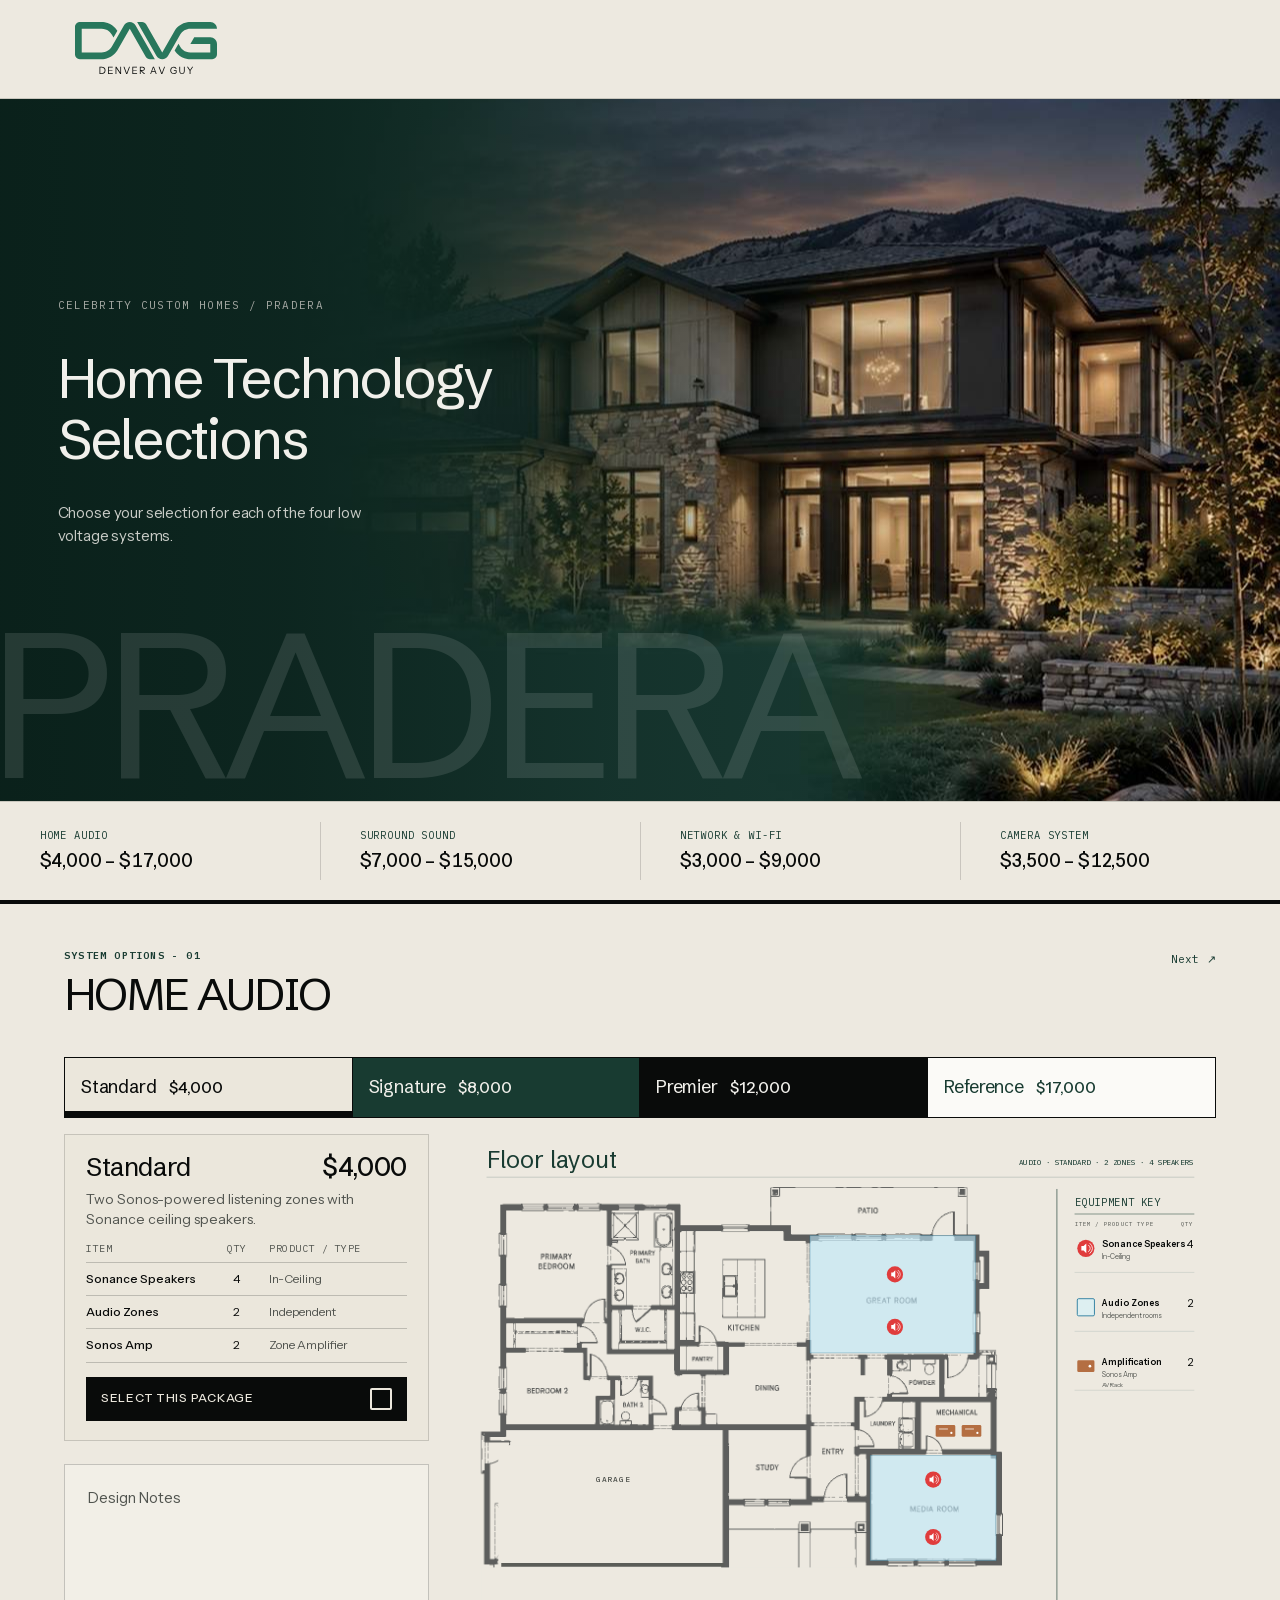
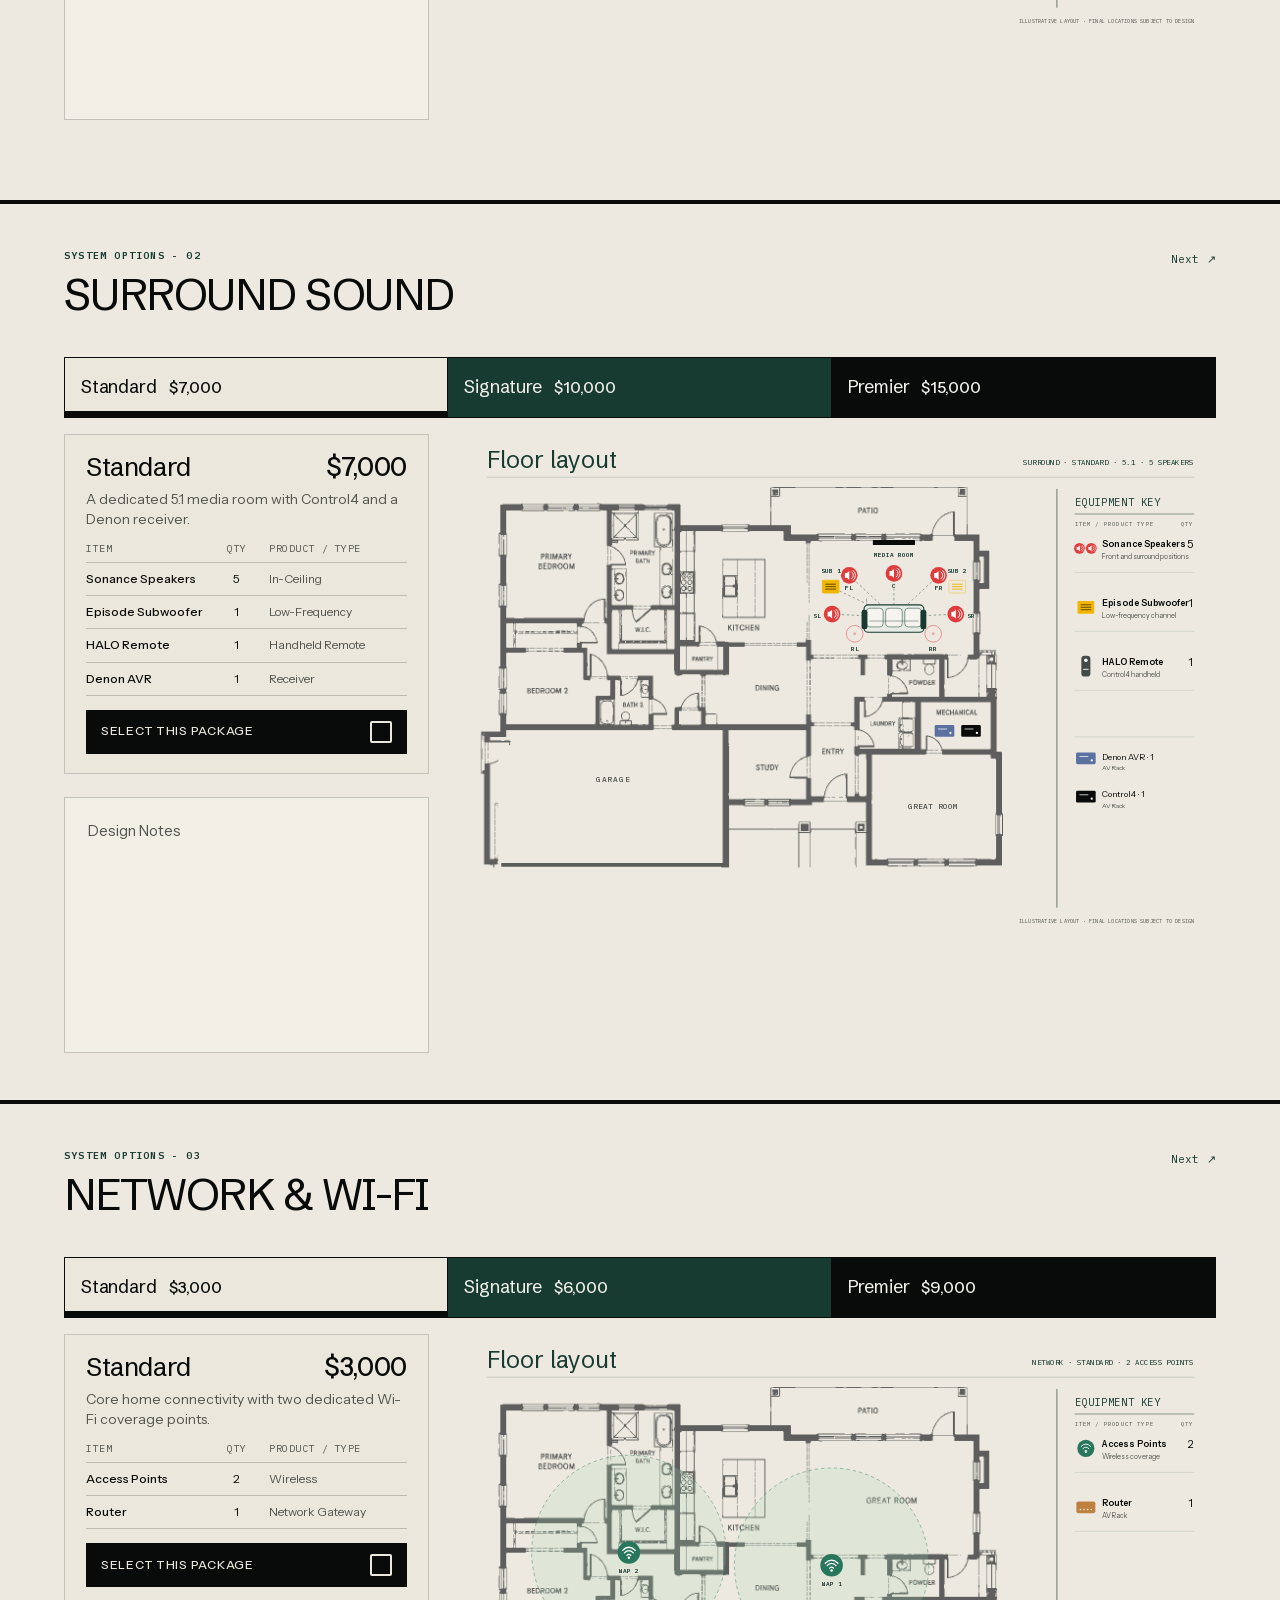
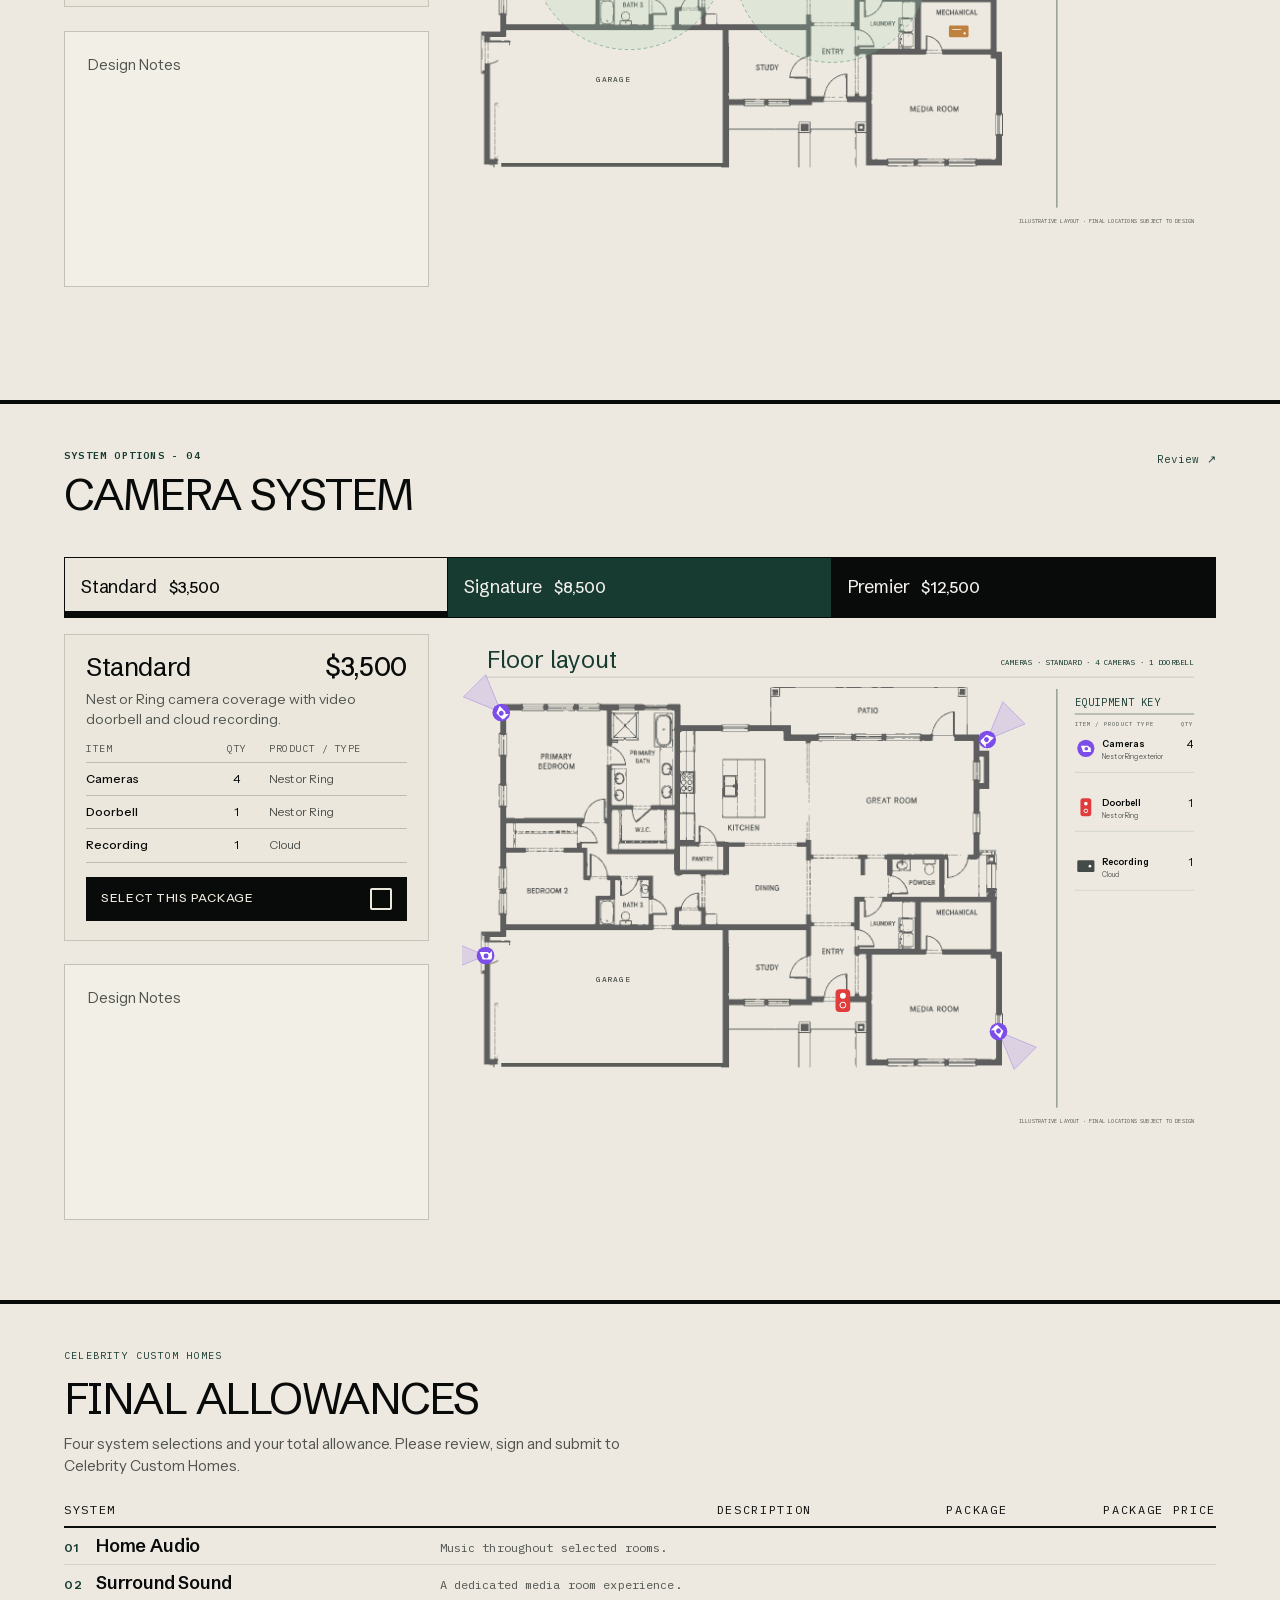
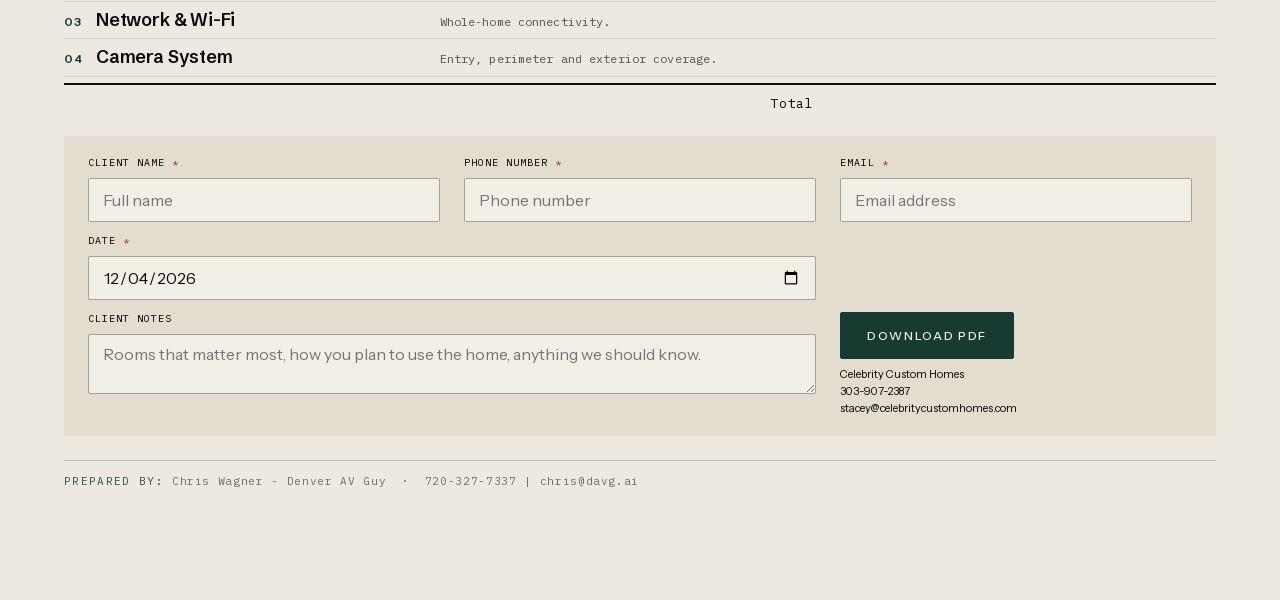
<file: celebrity/index.html>
<!doctype html>
<html lang="en">
<head>
  <meta charset="utf-8">
  <meta name="viewport" content="width=device-width, initial-scale=1">
  <meta name="robots" content="noindex, nofollow">
  <meta http-equiv="refresh" content="0; url=./pradera/">
  <title>Celebrity Custom Homes | DAVG</title>
  <link rel="canonical" href="https://davg.ai/celebrity/pradera/">
  <script>location.replace('./pradera/' + location.search + location.hash);</script>
</head>
<body>
  <main><h1>Celebrity Custom Homes</h1>
    <p><a href="./pradera/">Open the Pradera home technology presentation</a></p>
  </main>
</body>
</html>
</file>
